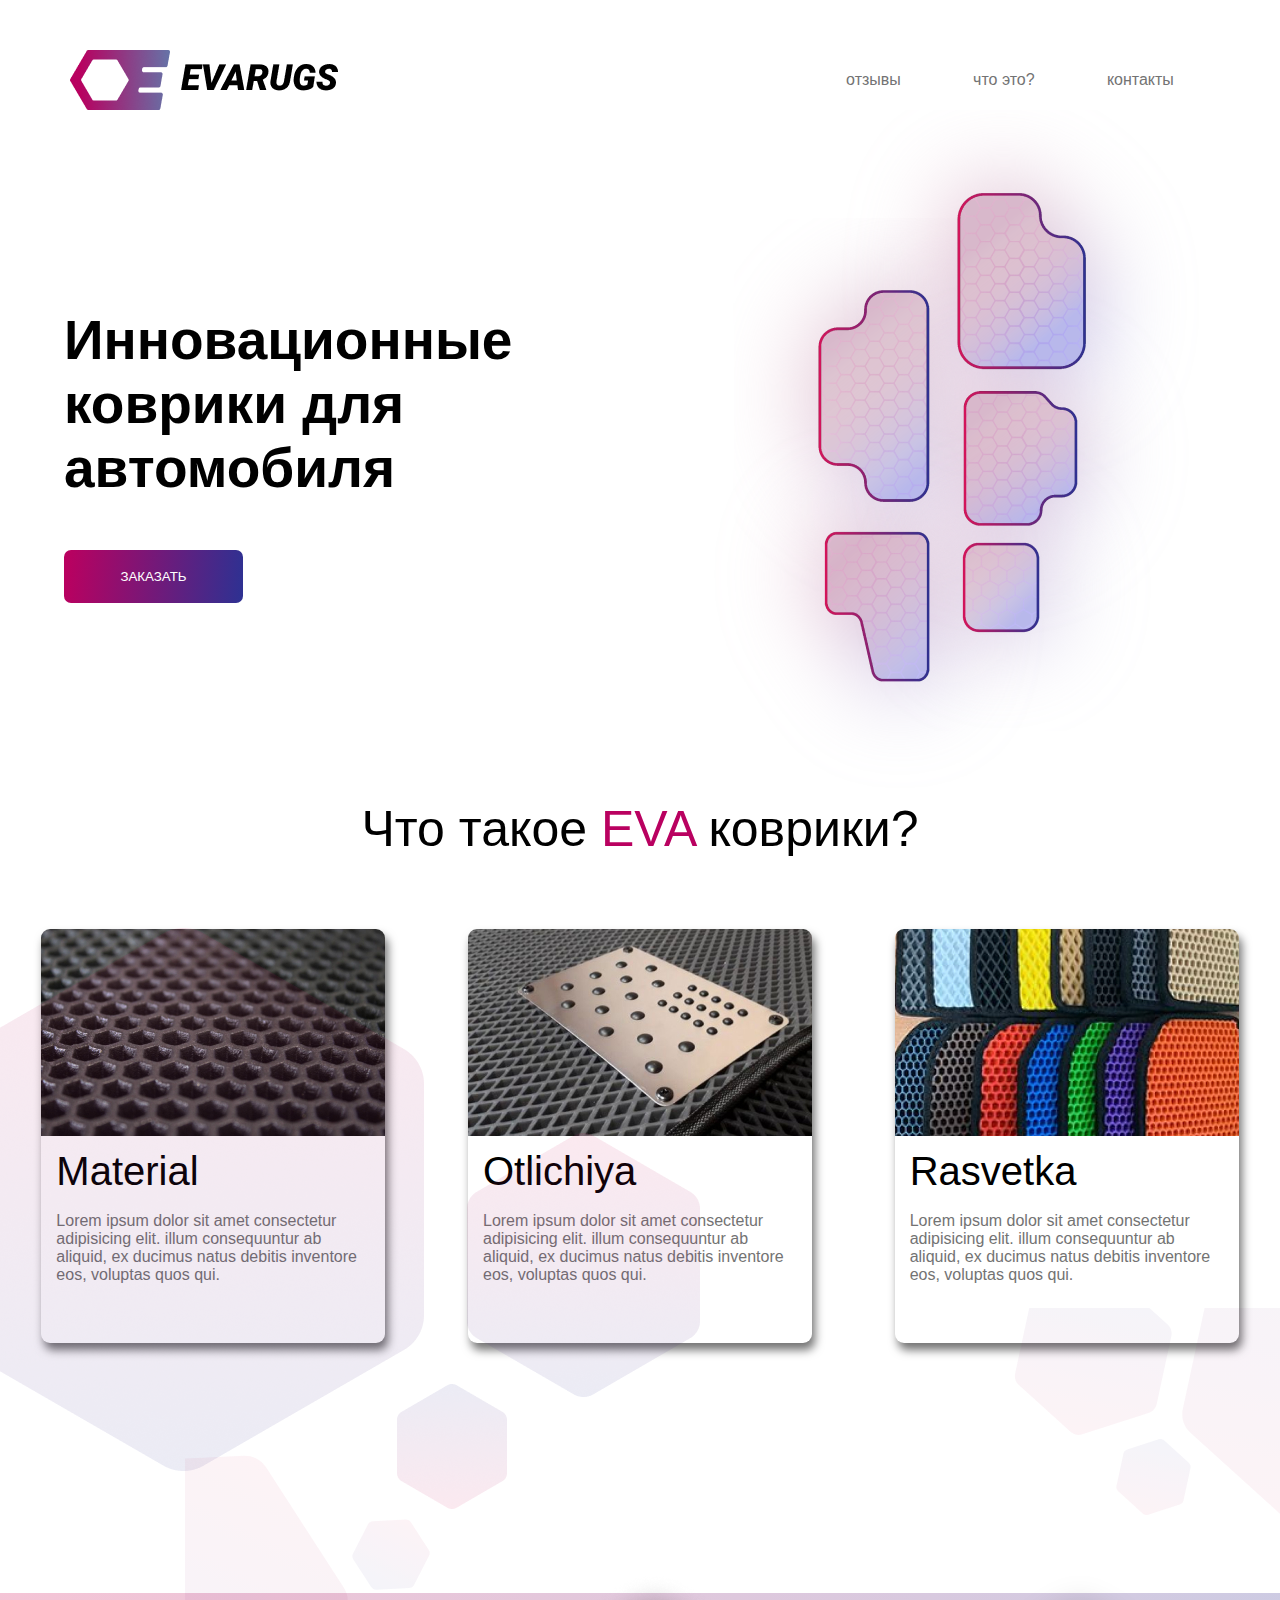
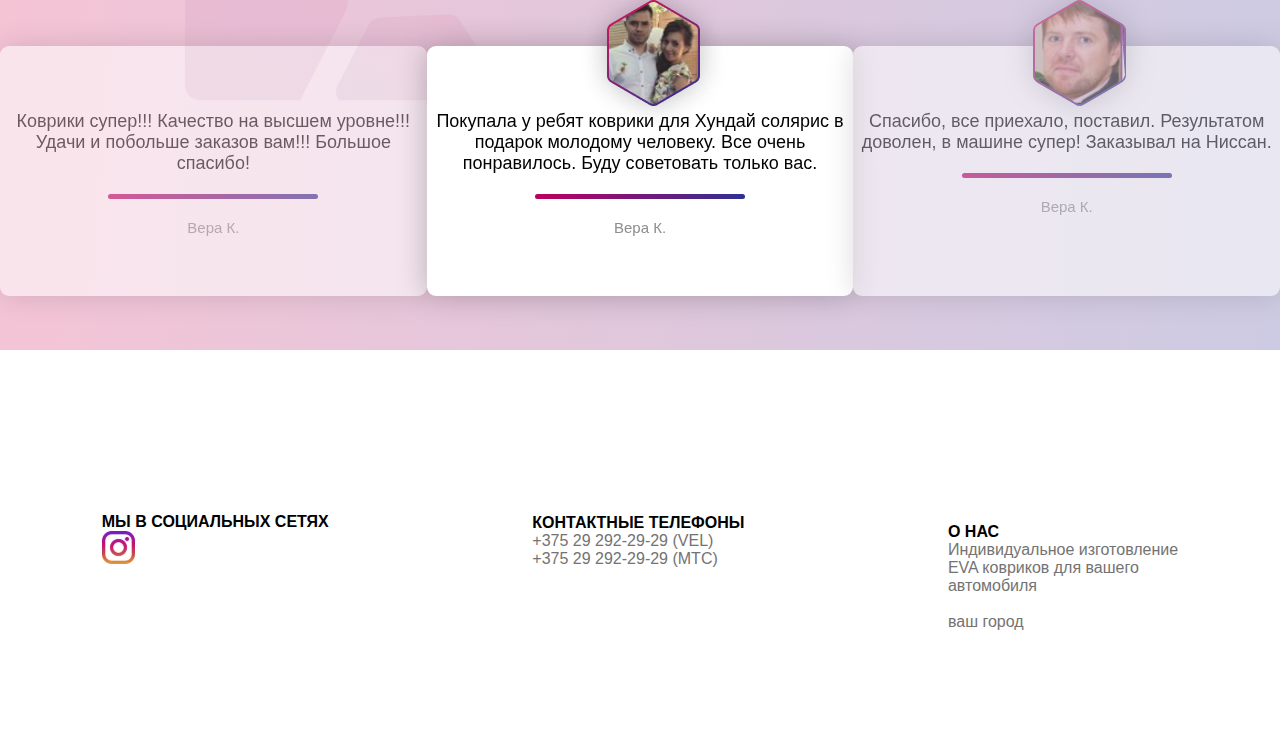
<file: index.html>
<!-- @format -->

<!DOCTYPE html>
<html lang="en">

<head>
         <meta charset="UTF-8" />
         <meta name="viewport" content="width=device-width, initial-scale=1.0" />
         <title>Document</title>
         <link rel="stylesheet" href="style.css" />
</head>

<body>
         <header>
                  <img src="./Group 2.png" alt="">
                  <nav>
                           <a href="#!">отзывы</a>
                           <a href="#!">что это?</a>
                           <a href="#!">контакты</a>
                  </nav>
         </header>

         <div class="box">
                  <div class="left">
                           <p>Инновационные коврики для автомобиля</p>
                           <a href="./index2.html"><button>ЗАКАЗАТЬ</button></a>
                  </div>

                  <div class="right">
                           <img src="./коврф 1.png" alt="">
                  </div>
         </div>
         <p class="orta">Что такое <span class="eva">EVA</span> коврики?</p>
         <div class="box2">
                  <img class="rasm" src="./для фона.png" alt="">

                  <div class="card">
                           <img class="img" src="./image00004 1.jpg" alt="">
                           <p class="h1">Material</p>
                           <p class="paragrf">Lorem ipsum dolor sit amet consectetur adipisicing elit. illum
                                    consequuntur ab aliquid, ex ducimus natus debitis inventore eos, voluptas quos qui.</p>
                  </div>

                  <div class="card">
                           <img class="img" src="./file 1.jpg" alt="">
                           <p class="h1">Otlichiya</p>
                           <p class="paragrf">Lorem ipsum dolor sit amet consectetur adipisicing elit. illum
                                    consequuntur ab aliquid, ex ducimus natus debitis inventore eos, voluptas quos qui.</p>
                  </div>

                  <div class="card">
                           <img class="img" src="./kov1-1-300x225 1.jpg" alt="">
                           <p class="h1">Rasvetka</p>
                           <p class="paragrf">Lorem ipsum dolor sit amet consectetur adipisicing elit. illum
                                    consequuntur ab aliquid, ex ducimus natus debitis inventore eos, voluptas quos qui.</p>
                  </div>
         </div>


         <div class="box3">

                  <div class="card22">
                           <img class="wer" src="./Mask Group.svg" alt="">
                           <p class="qoy">Коврики супер!!! Качество на высшем уровне!!! Удачи и побольше заказов вам!!! Большое спасибо!</p>
                           <p class="salom"></p>
                           <p class="et">Вера К.</p>
                  </div>
                  <div class="card2">
                           <img class="wer" src="./Mask Group.png" alt="">
                           <p class="qoy">Покупала у ребят коврики для Хундай солярис в подарок молодому человеку. Все очень понравилось. Буду советовать только вас.</p>
                           <p class="salom"></p>
                           <p class="et">Вера К.</p>
                  </div>
                  <div class="card22">
                           <img class="wer" src="./Mask Group (1).svg" alt="">
                           <p class="qoy">Спасибо, все приехало, поставил. Результатом доволен, в машине супер! Заказывал на Ниссан.</p>
                           <p class="salom"></p>
                           <p class="et">Вера К.</p>
                  </div>

         </div>

         <footer>
                  <div class="icon">
                           <b>МЫ В СОЦИАЛЬНЫХ СЕТЯХ</b> <br>
                           <img class="insta" src="./512px-Instagram_new 1.svg" alt="">
                  </div>

                  <div class="kontakt">
                           <b>КОНТАКТНЫЕ ТЕЛЕФОНЫ</b>
                           <p class="seriy">+375 29 292-29-29 (VEL)</p>
                           <p class="seriy">+375 29 292-29-29 (MTC)</p>
                  </div>
                  <div class="about">
                           <br>
                           <br>
                           <br>
                           <br>

                           <b class="wuy">О НАС</b>
                           <p class="seriy">
                                    Индивидуальное изготовление <br> EVA ковриков для вашего <br> автомобиля <br>
                                    <br>

                                    ваш город
                           </p>
                  </div>
         </footer>
</body>

</html>
</file>
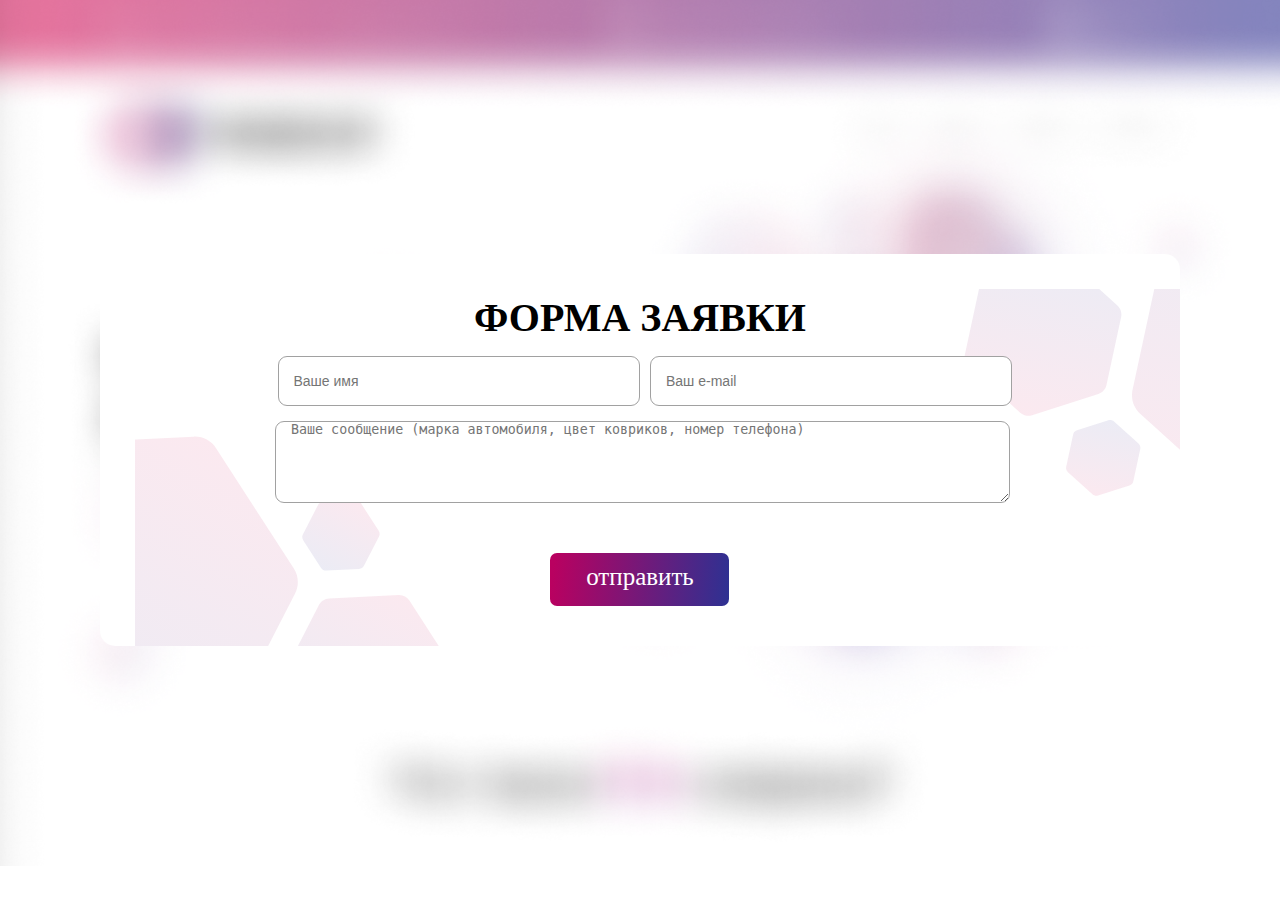
<file: index2.html>
<!DOCTYPE html>
<html lang="en">

<head>
         <meta charset="UTF-8">
         <meta name="viewport" content="width=device-width, initial-scale=1.0">
         <title>Document</title>
         <link rel="stylesheet" href="input.css">
</head>

<body>
         <div class="big">
                  <form action="">
                           <div class="modal">
                                    <h1>ФОРМА ЗАЯВКИ </h1>
                                    <div class="inp">
                                             <input type="text" placeholder="Ваше имя">
                                             <input type="text" placeholder="Ваш e-mail">
                                    </div>
                                    <textarea placeholder="Ваше сообщение (марка автомобиля, цвет ковриков, номер телефона)"></textarea>

                  </form>
                  <a href="./index.html">отправить</a>
         </div>

         </div>

</body>

</html>
</file>
<file: style.css>
* {
	margin: 0;
	padding: 0;
	box-sizing: border-box;
}

body {
	font-family: 'Lucida Sans', 'Lucida Sans Regular', 'Lucida Grande', 'Lucida Sans Unicode', Geneva, Verdana, sans-serif;
}

header {
	height: 60px;
	display: flex;
	justify-content: space-between;
	padding: 0px 70px;
	align-items: center;
	margin-top: 50px;
}

nav {
	width: 400px;
	display: flex;
	justify-content: space-around;
	align-items: center;
}

a {
	transition: 0.5s linear;
	color: #737373;
	text-decoration: none;
}

.left p {
	font-size: 55px;
	font-weight: 900;
	text-align: left;
	width: 90%;
}

.box {
	margin: 0 auto;
	width: 90%;
	display: flex;
	justify-content: space-around;
	align-items: center;

}

button {
	background: linear-gradient(95.2deg, #B90160 2.23%, #2E3192 99.51%);
	width: 179px;
	height: 53px;
	border-radius: 7px;
	color: white;
	margin-top: 50px;
	border: none;
}

.box2 {
	margin-top: 70px;
	display: flex;
	justify-content: space-around;
	align-items: center;
}

.rasm {
	position: absolute;
	top: 928px;
	left: 0px;
}

.card {
	width: 344px;
	height: 414px;
	border-radius: 9px;
	background: #FFFFFF;
	box-shadow: 3px 7px 10px #737373;
}

.img {
	border-radius: 9px 9px 0px 0px;
}

.h1 {
	padding: 9px 15px;
	font-size: 40px;
}

.paragrf {
	padding: 9px 15px;
	color: #737373;
}

.orta {
	font-size: 50px;
	font-weight: 400;
	line-height: 58.59px;
	text-align: center;

}

.eva {
	color: #B90160;
}

.box3 {
	display: flex;
	justify-content: space-around;
	align-items: center;
	margin-top: 250px;
	background: linear-gradient(94.31deg, rgba(212, 20, 90, 0.25) 0.96%, rgba(46, 49, 146, 0.25) 104.83%);
	height: 357px;
}

.card2 {
	box-shadow: 0px 0px 30px 0px #00000040;
	position: relative;
	width: 456px;
	height: 250px;
	border-radius: 9px;
	background: #FFFFFF;
}

.qoy {
	color: #000;
	font-size: 18px;
	font-weight: 300;
	text-align: center;
	padding-top: 65px;
}

.salom {
	background: linear-gradient(95.2deg, #B90160 2.23%, #2E3192 99.51%);
	height: 5px;
	width: 210px;
	border-radius: 40px;
	margin: 0 auto;
	margin-top: 20px;
}

.et {
	text-align: center;
	font-size: 15px;
	font-weight: 300;
	color: #8E8E8E;
	padding-top: 20px;
}

.wer {
	left: 150px;
	position: absolute;
	bottom: 160px;
}

.card22 {
	box-shadow: 0px 0px 30px 0px #00000040;
	position: relative;
	width: 456px;
	height: 250px;
	border-radius: 9px;
	background: #ffffff;
	opacity: 55%;
}

footer {
	height: 382px;
	display: flex;
	justify-content: space-around;
	align-items: center;

}

.seriy {
	color: #737373;
}

a:hover {
	color: #B90160;
}

@media(max-width:1097px) {
	nav {
		display: none;
	}

	.box2 {
		flex-direction: column;
	}

	.box3 {
		height: 1200px;
		flex-direction: column;
	}

	.card {
		width: 694px;
		margin-top: 50px;
		background-color: #FFFFFF;
	}

	.img {
		width: 694px;
		height: 179px;
	}

	.paragrf {
		margin-top: 20px;
	}
}

@media(max-width:800px) {
	.box {
		text-align: center;
		flex-direction: column;
	}

	.box2 {
		flex-direction: column;
	}

	.box3 {
		flex-direction: column;
	}

	footer {
		flex-direction: column;
	}

	.right img {
		display: none;
	}

	.card2 {
		box-shadow: 0px 0px 30px 0px #00000040;
		position: relative;
		width: 456px;
		height: 250px;
		border-radius: 9px;
		background: #FFFFFF;
	}

	.card22 {
		box-shadow: 0px 0px 30px 0px #00000040;
		position: relative;
		width: 456px;
		height: 250px;
		border-radius: 9px;
		background: #FFFFFF;
	}


	.card {
		width: 344px;
		height: 414px;
		border-radius: 9px;
		background: #FFFFFF;
		box-shadow: 3px 7px 10px #737373;
	}

	.img {
		width: 344px;
	}

	.seriy,
	b {
		text-align: center;
	}

	.wuy {
		position: relative;
		left: 90px;
	}

	.insta {
		margin: 0 auto;
		position: relative;
		left: 85px;
	}

	.left p {
		text-align: center;

	}

	.left {
		margin-bottom: 70px;
	}

	header img {
		position: relative;
		left: 180px;
		margin-bottom: 50px;
	}

	.box {
		display: flex;
		justify-content: center;
		background-image: url('./подложка\ 1.png');
		background-size: 100%;
		background-repeat: no-repeat;
	}

	.left p {
		position: relative;
		left: 45px;
	}
}
</file>
<file: input.css>
* {
         margin: 0;
         padding: 0;
         box-sizing: border-box;
}

.modal {
         flex-direction: column;
         text-align: center;
         border-radius: 15px;
         top: 20%;
         flex-wrap: wrap;
         background-image: url('./Mask\ Group.svg');
         display: flex;
         justify-content: center;
         align-items: center;
         width: 1080.27px;
         height: 392.18px;
         margin: 0 auto;

         background-color: white;
         left: 180px;

}

h1 {
         font-size: 40px;
}

.big {
         display: flex;
         justify-content: center;
         align-items: center;
         background-image: url('./Rectangle\ 18.png');
         background-size: 100%;
         background-repeat: no-repeat;
         height: 100vh;
}

input {
         margin-top: 15px;
         margin-left: 10px;
         width: 362.49px;
         height: 50px;
         font-size: 14px;
         font-weight: 300;
         border-radius: 9px;
         border: 1px solid #A1A1A1;
         padding-left: 15px;
}

a {
         background: linear-gradient(95.2deg, #B90160 2.23%, #2E3192 99.51%);
         width: 179px;
         height: 53px;
         border-radius: 7px;
         color: white;
         margin-top: 50px;
         border: none;
         text-decoration: none;
         font-size: 25px;
         padding-top: 10px;
}

textarea {
         margin-left: 5px;
         margin-top: 15px;
         width: 735px;
         height: 81.65px;
         border-radius: 9px;
         padding-left: 15px;
         border: 1px solid #A1A1A1
}

.inp {
         display: flex;
         justify-content: center;

}


@media(max-width:1088px) {
         .modal {
                  width: 635px;
                  height: 401px;
                  flex-direction: column;
         }

         .inp {
                  flex-direction: column;
         }

         input {
                  width: 432px;
                  height: 41px;
         }

         textarea {
                  width: 432px;
                  height: 95px;

         }
}

@media (max-width:740px) {
         .modal {
                  width: 267px;
                  height: 298px;
                  flex-direction: column;
         }

         .inp {
                  flex-direction: column;
         }

         input {
                  width: 212px;
                  height: 20px;
                  border-radius: 100px;
         }

         textarea {
                  width: 212px;
                  height: 195px;


         }
}
</file>
